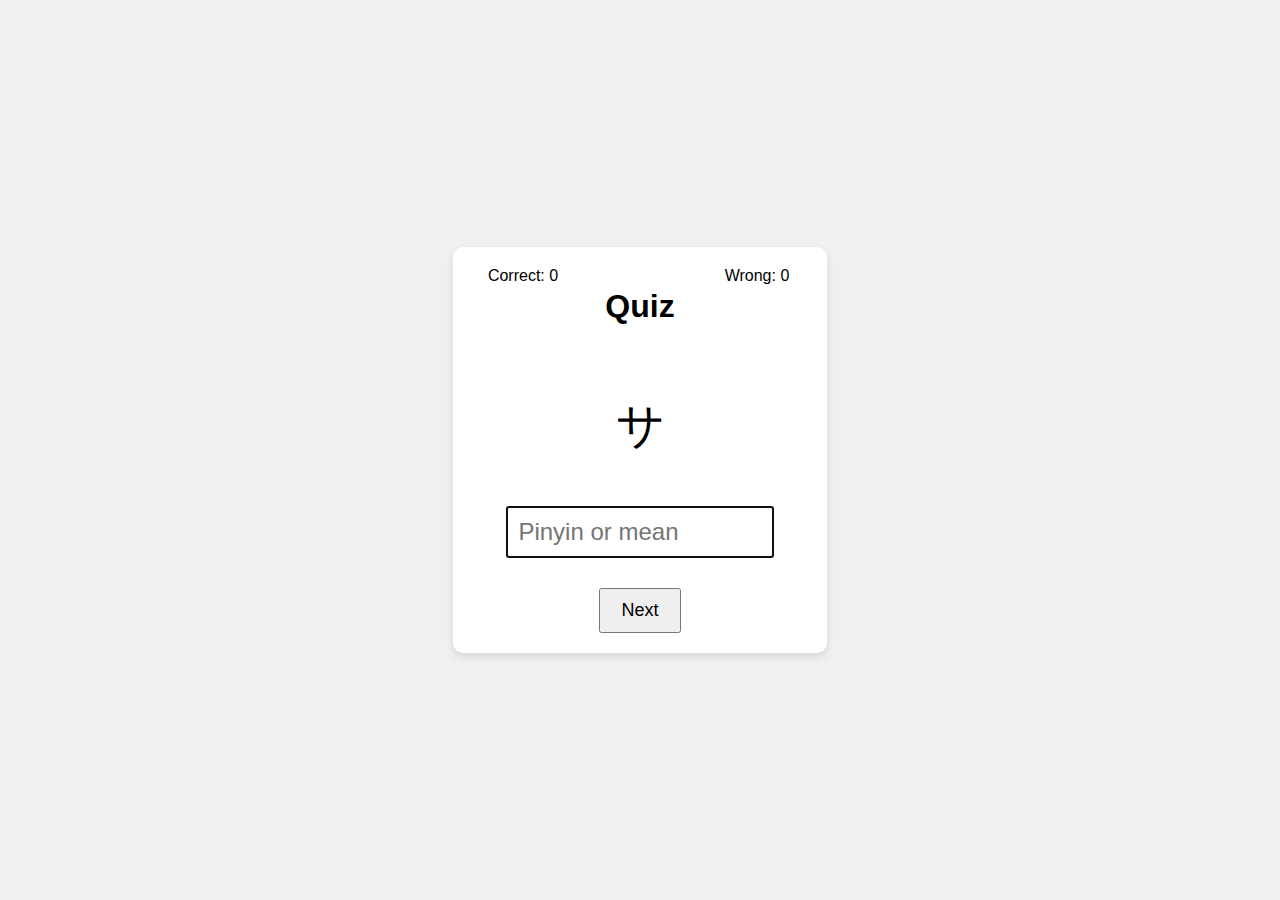
<file: index.html>
<!DOCTYPE html>
<html lang="en">
<head>
  <meta charset="UTF-8">
  <meta name="viewport" content="width=device-width, initial-scale=1.0">
  <title>Katakana Quiz</title>
  <link rel="stylesheet" href="style.css">
  <style>
    .flex {
      display: flex;
      justify-content: space-between;
      width: 100%;
    }
    #correct, #wrong {
      width: 100px;
    }
  </style>
</head>
<body>
  <div class="container">
    <div class="flex">
      <div id="correct">Correct: </div>
      <h1>Quiz</h1>
      <div id="wrong">Wrong: </div>
    </div>
    <div id="question-box">
      <p id="katakana-character">ア</p>
    </div>
    <input type="text" id="answer-input" placeholder="Pinyin or mean">
    <div id="feedback"></div>
    <button id="next-btn">Next</button>
  </div>

  <script src="script.js"></script>
</body>
</html>
</file>
<file: style.css>
* {
  box-sizing: border-box;
}

body {
  font-family: Arial, sans-serif;
  background-color: #f0f0f0;
  display: flex;
  justify-content: center;
  align-items: center;
  height: 100vh;
  margin: 0;
}

.container {
  background-color: white;
  padding: 20px;
  border-radius: 10px;
  box-shadow: 0 4px 8px rgba(0, 0, 0, 0.1);
  text-align: center;
}

#question-box {
  font-size: 48px;
  margin-bottom: 20px;
}

#answer-input {
  padding: 10px;
  font-size: 24px;
  width: 80%;
  margin-bottom: 10px;
}

#feedback {
  font-size: 24px;
  margin-bottom: 20px;
}

#next-btn {
  padding: 10px 20px;
  font-size: 18px;
  cursor: pointer;
}
</file>
